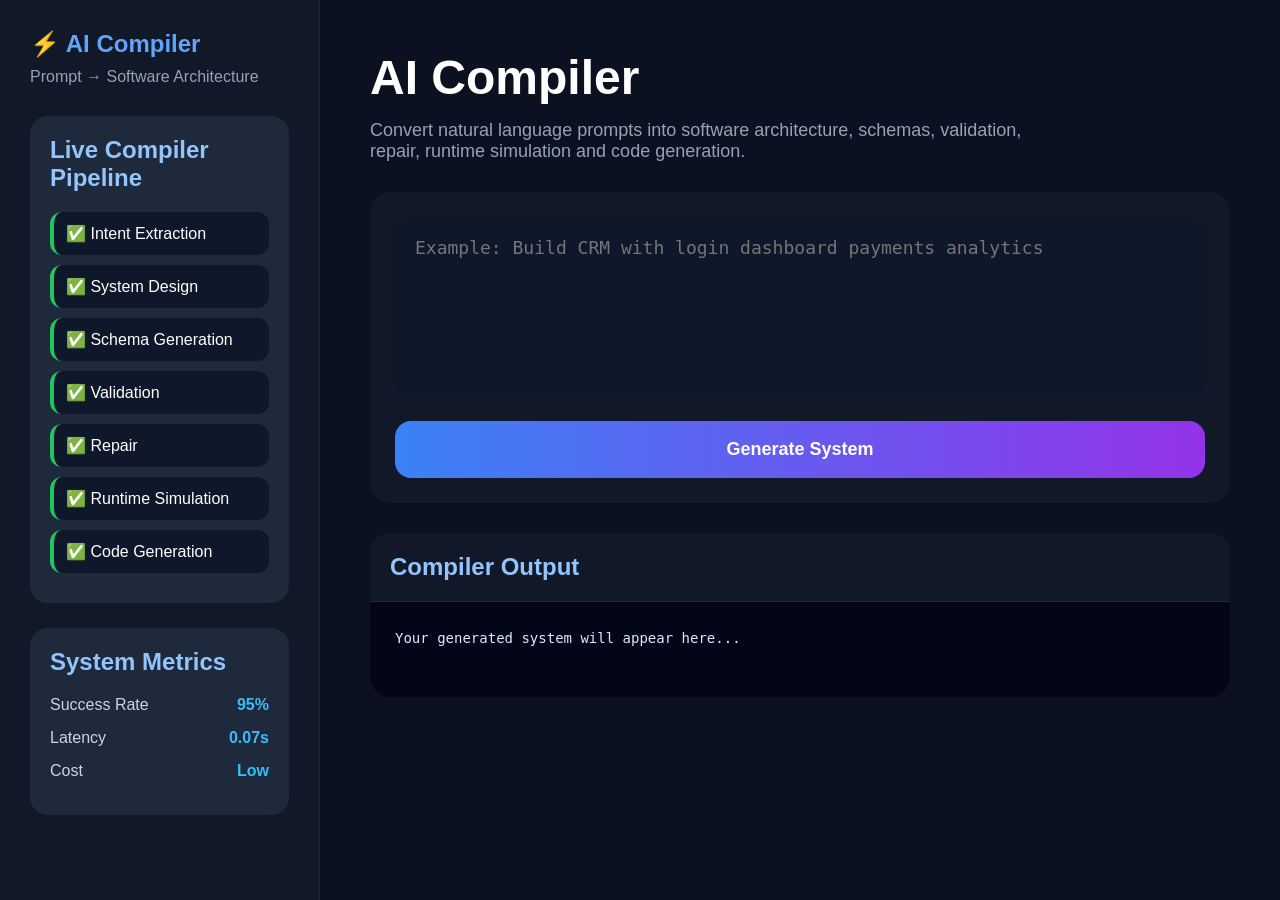
<file: index.html>
<!DOCTYPE html>
<html lang="en">

<head>
    <meta charset="UTF-8" />
    <meta name="viewport" content="width=device-width, initial-scale=1.0" />
    <title>AI Compiler</title>
    <link rel="stylesheet" href="style.css">
</head>

<body>

    <div class="app">

        <aside class="sidebar">

            <div class="logo-box">
                <h1>⚡ AI Compiler</h1>
                <p>Prompt → Software Architecture</p>
            </div>

            <div class="pipeline-card">
                <h2>Live Compiler Pipeline</h2>

                <div class="step">✅ Intent Extraction</div>
                <div class="step">✅ System Design</div>
                <div class="step">✅ Schema Generation</div>
                <div class="step">✅ Validation</div>
                <div class="step">✅ Repair</div>
                <div class="step">✅ Runtime Simulation</div>
                <div class="step">✅ Code Generation</div>
            </div>

            <div class="metrics-card">
                <h2>System Metrics</h2>

                <div class="metric">
                    <span>Success Rate</span>
                    <strong>95%</strong>
                </div>

                <div class="metric">
                    <span>Latency</span>
                    <strong>0.07s</strong>
                </div>

                <div class="metric">
                    <span>Cost</span>
                    <strong>Low</strong>
                </div>

            </div>

        </aside>

        <main class="main-content">

            <div class="hero">

               <h1>AI Compiler</h1>
<p>
Convert natural language prompts
into software architecture,
schemas, validation, repair,
runtime simulation and code generation.
</p>

            </div>

            <div class="prompt-card">

                <textarea
                    id="prompt"
                    placeholder="Example: Build CRM with login dashboard payments analytics"></textarea>

                <button onclick="generateSystem()">
                    Generate System
                </button>

            </div>

            <div class="output-card">

                <div class="output-header">
                    <h2>Compiler Output</h2>
                </div>

                <pre id="output">
Your generated system will appear here...
                </pre>

            </div>

        </main>

    </div>

    <script src="script.js"></script>

</body>

</html>
</file>
<file: style.css>
* {
    margin: 0;
    padding: 0;
    box-sizing: border-box;
}

body {
    background: #0b1120;
    color: white;
    font-family: Arial, sans-serif;
}

.app {
    display: flex;
    min-height: 100vh;
}

/* SIDEBAR */

.sidebar {
    width: 320px;
    background: #111827;
    border-right: 1px solid #1f2937;
    padding: 30px;
}

.logo-box h1 {
    color: #60a5fa;
    margin-bottom: 10px;
}

.logo-box p {
    color: #94a3b8;
    margin-bottom: 30px;
}

.pipeline-card,
.metrics-card {
    background: #1e293b;
    border-radius: 18px;
    padding: 20px;
    margin-top: 25px;
}

.pipeline-card h2,
.metrics-card h2 {
    margin-bottom: 20px;
    color: #93c5fd;
}

.step {
    background: #0f172a;
    padding: 12px;
    border-radius: 12px;
    margin-bottom: 10px;
    border-left: 4px solid #22c55e;
}

.metric {
    display: flex;
    justify-content: space-between;
    margin-bottom: 15px;
}

.metric span {
    color: #cbd5e1;
}

.metric strong {
    color: #38bdf8;
}

/* MAIN */

.main-content {
    flex: 1;
    padding: 50px;
}

.hero h1 {
    font-size: 48px;
    margin-bottom: 15px;
}

.hero p {
    color: #94a3b8;
    font-size: 18px;
    max-width: 700px;
}

.prompt-card {
    background: #111827;
    margin-top: 30px;
    padding: 25px;
    border-radius: 20px;
}

textarea {
    width: 100%;
    height: 180px;
    border: none;
    outline: none;
    resize: none;
    background: #0f172a;
    color: white;
    padding: 20px;
    border-radius: 16px;
    font-size: 18px;
}

button {
    margin-top: 20px;
    width: 100%;
    padding: 18px;
    border: none;
    border-radius: 16px;
    background: linear-gradient(
        90deg,
        #3b82f6,
        #9333ea
    );
    color: white;
    font-size: 18px;
    font-weight: bold;
    cursor: pointer;
}

button:hover {
    opacity: 0.9;
}

.output-card {
    background: #111827;
    margin-top: 30px;
    border-radius: 20px;
    overflow: hidden;
}

.output-header {
    padding: 20px;
    border-bottom: 1px solid #1f2937;
}

.output-header h2 {
    color: #93c5fd;
}

pre {
    padding: 25px;
    color: #dbeafe;
    white-space: pre-wrap;
    overflow-x: auto;
    max-height: 500px;
    background: #020617;
    font-size: 14px;
    line-height: 1.6;
}
</file>
